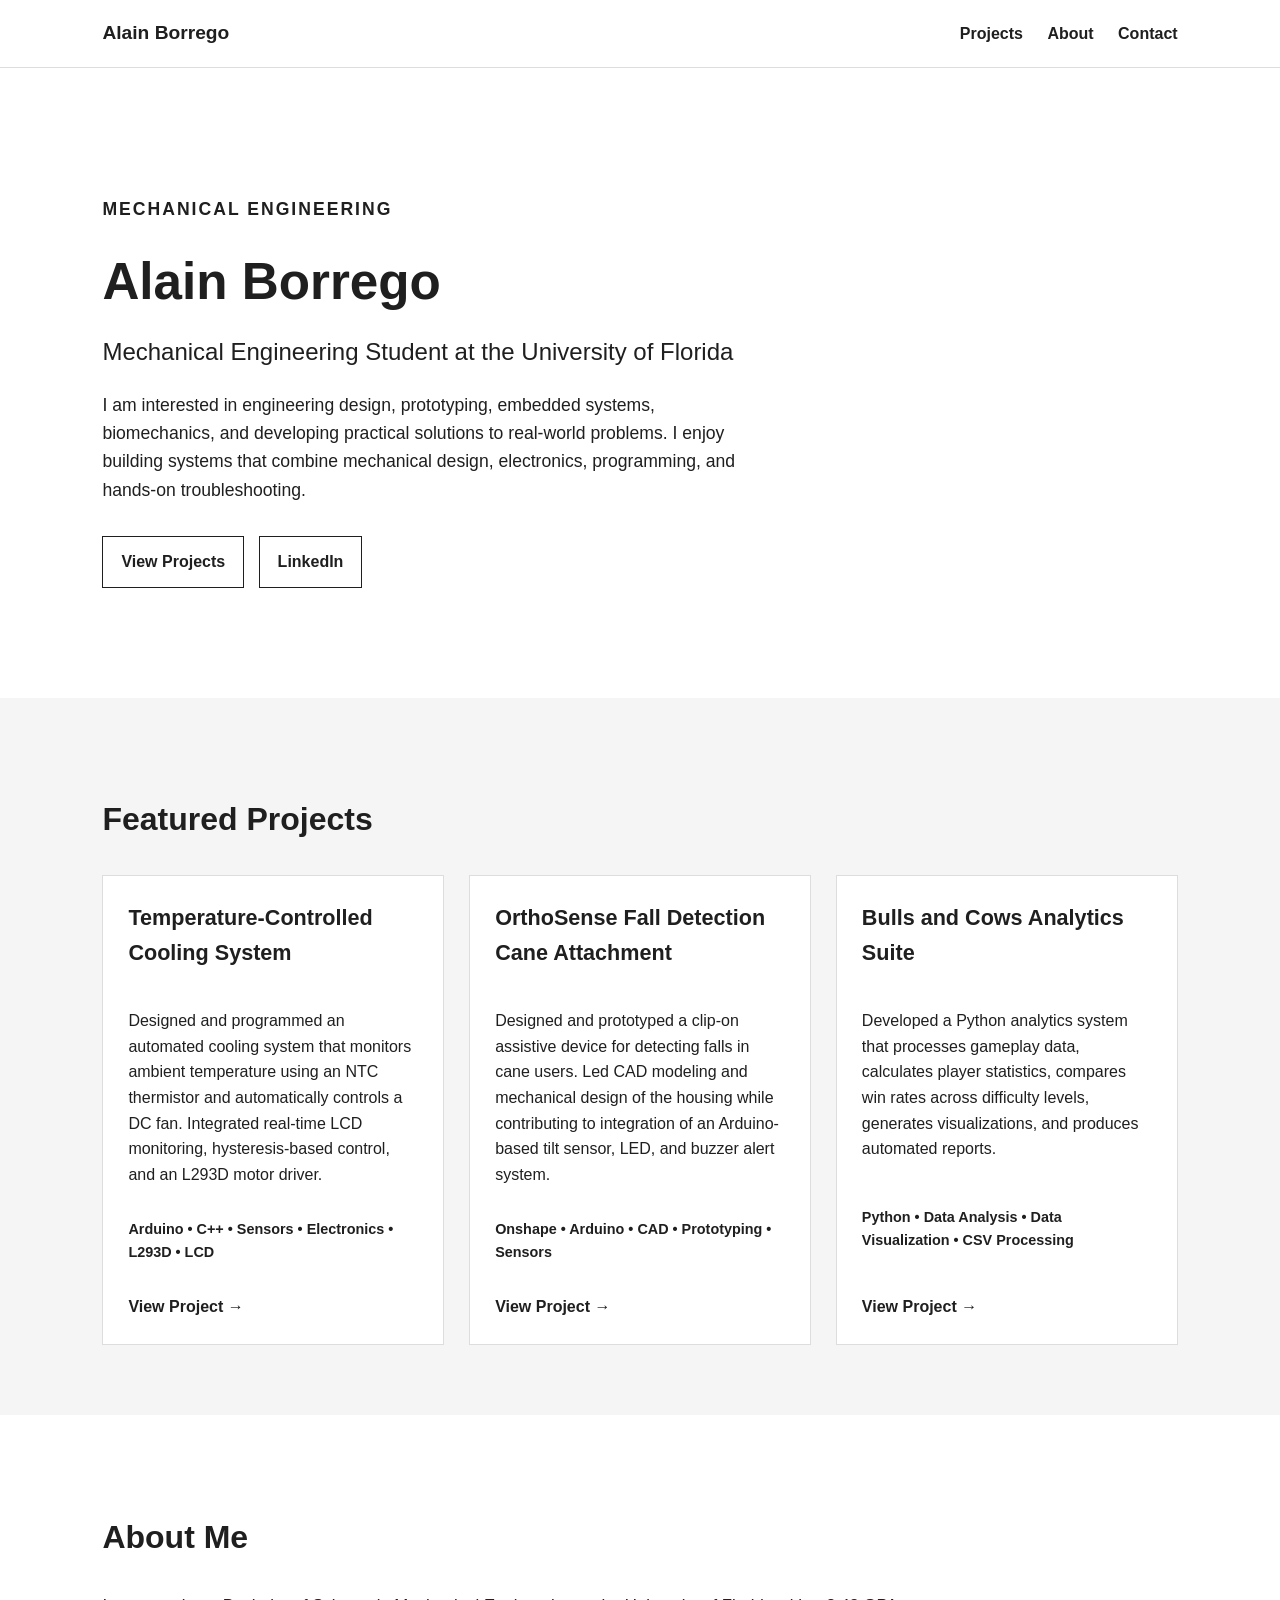
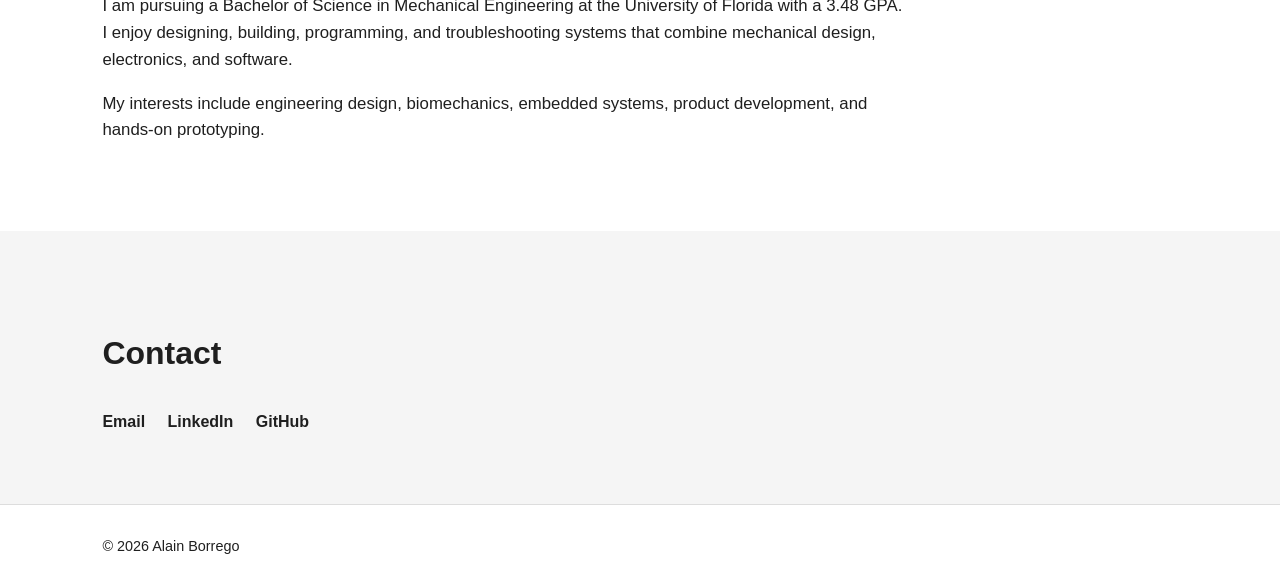
<file: index.html>
<!DOCTYPE html>
<html lang="en">

<head>
    <meta charset="UTF-8">
    <meta name="viewport" content="width=device-width, initial-scale=1.0">

    <title>Alain Borrego | Mechanical Engineering</title>

    <link rel="stylesheet" href="style.css">
</head>

<body>

    <header>
        <h1>Alain Borrego</h1>

        <nav>
            <a href="#projects">Projects</a>
            <a href="#about">About</a>
            <a href="#contact">Contact</a>
        </nav>
    </header>


    <section class="hero">

        <div class="hero-content">

            <p class="eyebrow">Mechanical Engineering</p>

            <h2>Alain Borrego</h2>

            <h3>Mechanical Engineering Student at the University of Florida</h3>

            <p>
                I am interested in engineering design, prototyping, embedded systems,
                biomechanics, and developing practical solutions to real-world problems.
                I enjoy building systems that combine mechanical design, electronics,
                programming, and hands-on troubleshooting.
            </p>

            <a class="button" href="#projects">View Projects</a>

            <a class="button"
               href="https://www.linkedin.com/in/alainborregof/"
               target="_blank">
               LinkedIn
            </a>

        </div>

    </section>


    <section id="projects">

        <h2>Featured Projects</h2>

        <div class="projects-grid">


            <div class="project-card">

                <h3>Temperature-Controlled Cooling System</h3>

                <p>
                    Designed and programmed an automated cooling system that monitors
                    ambient temperature using an NTC thermistor and automatically controls
                    a DC fan. Integrated real-time LCD monitoring, hysteresis-based control,
                    and an L293D motor driver.
                </p>

                <p class="tech">
                    Arduino • C++ • Sensors • Electronics • L293D • LCD
                </p>

                <a href="temperature-control.html">View Project →</a>
                
            </div>


            <div class="project-card">

                <h3>OrthoSense Fall Detection Cane Attachment</h3>

                <p>
                    Designed and prototyped a clip-on assistive device for detecting falls
                    in cane users. Led CAD modeling and mechanical design of the housing
                    while contributing to integration of an Arduino-based tilt sensor,
                    LED, and buzzer alert system.
                </p>

                <p class="tech">
                    Onshape • Arduino • CAD • Prototyping • Sensors
                </p>

                <a href="#">View Project →</a>

            </div>


            <div class="project-card">

                <h3>Bulls and Cows Analytics Suite</h3>

                <p>
                    Developed a Python analytics system that processes gameplay data,
                    calculates player statistics, compares win rates across difficulty
                    levels, generates visualizations, and produces automated reports.
                </p>

                <p class="tech">
                    Python • Data Analysis • Data Visualization • CSV Processing
                </p>

                <a href="#">View Project →</a>

            </div>


        </div>

    </section>


    <section id="about" class="about">

        <h2>About Me</h2>

        <p>
            I am pursuing a Bachelor of Science in Mechanical Engineering at the
            University of Florida with a 3.48 GPA. I enjoy designing, building,
            programming, and troubleshooting systems that combine mechanical design,
            electronics, and software.
        </p>

        <p>
            My interests include engineering design, biomechanics, embedded systems,
            product development, and hands-on prototyping.
        </p>

    </section>


    <section id="contact">

        <h2>Contact</h2>

        <div class="contact-links">

            <a href="mailto:alainborregofern@ufl.edu">
                Email
            </a>

            <a href="https://www.linkedin.com/in/alainborregof/"
               target="_blank">
                LinkedIn
            </a>

            <a href="https://github.com/alainborrego"
               target="_blank">
                GitHub
            </a>

        </div>

    </section>


    <footer>
        © 2026 Alain Borrego
    </footer>

</body>

</html>
</file>
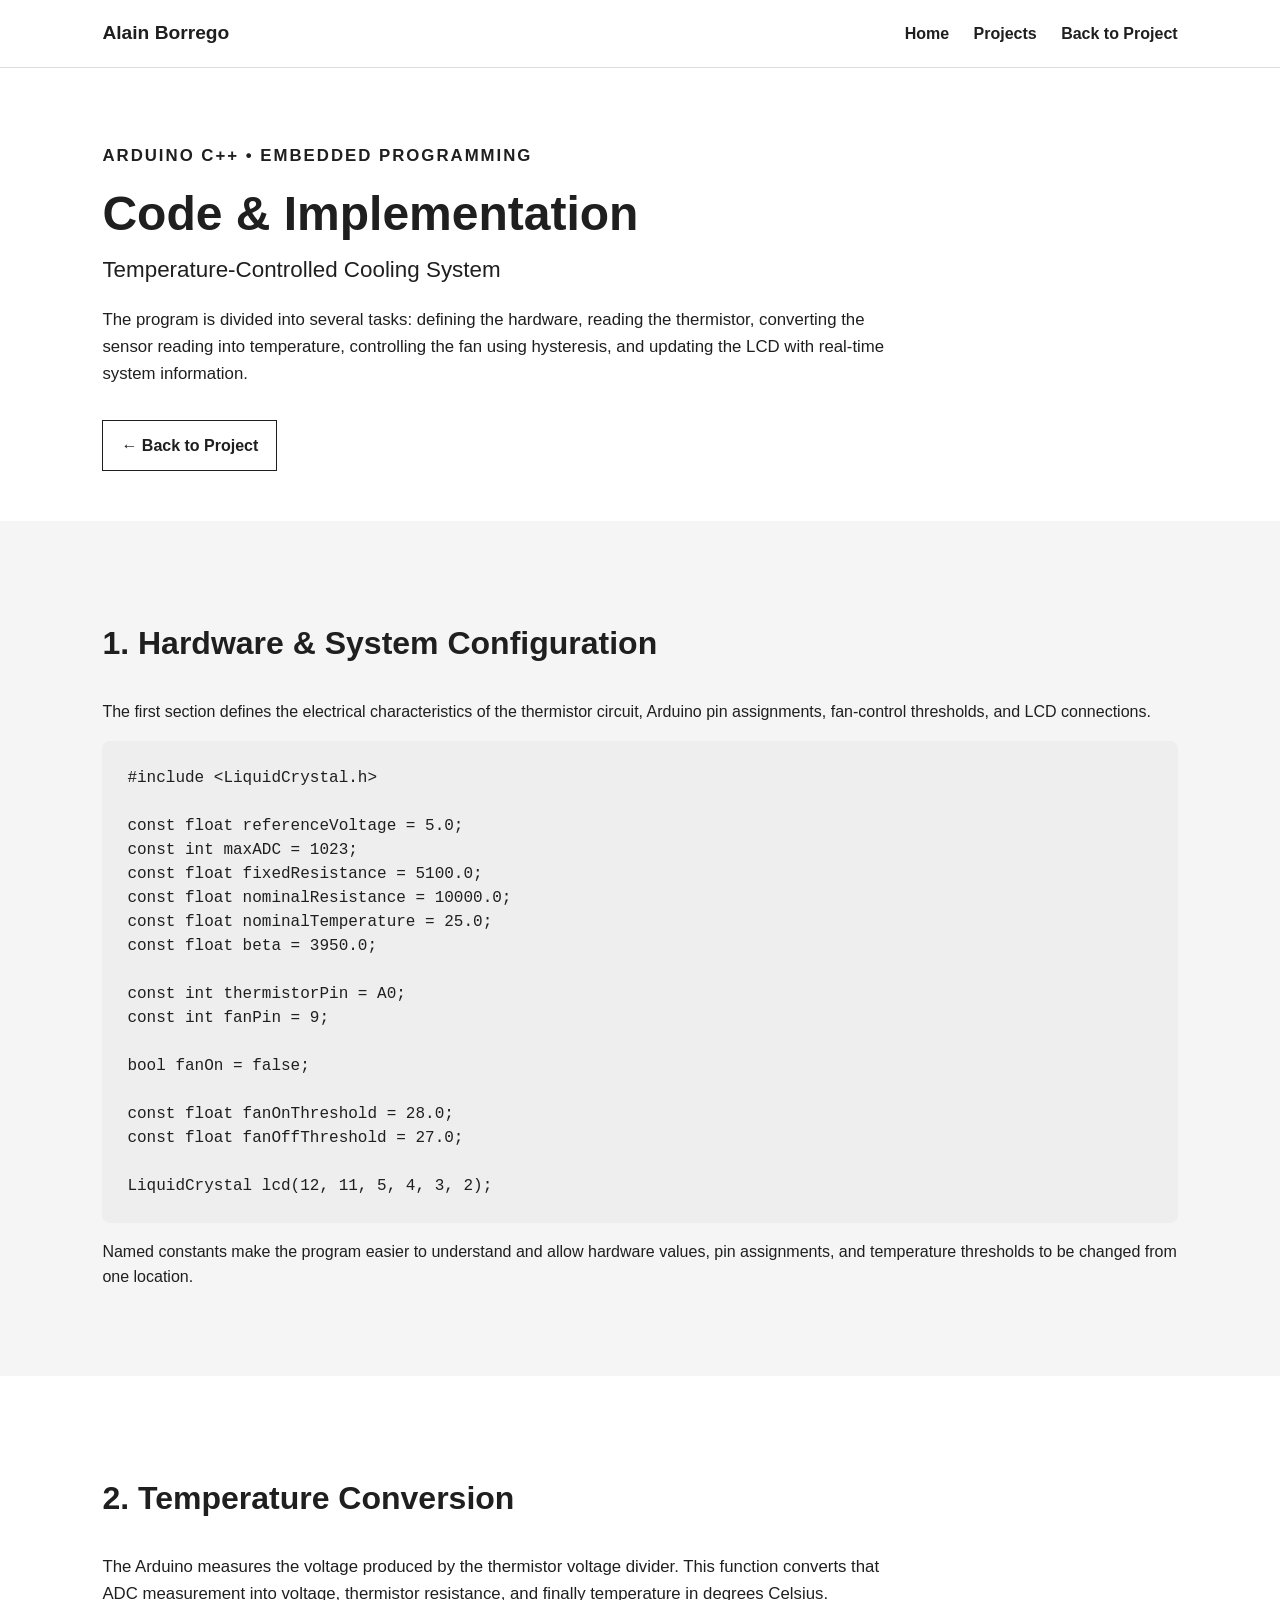
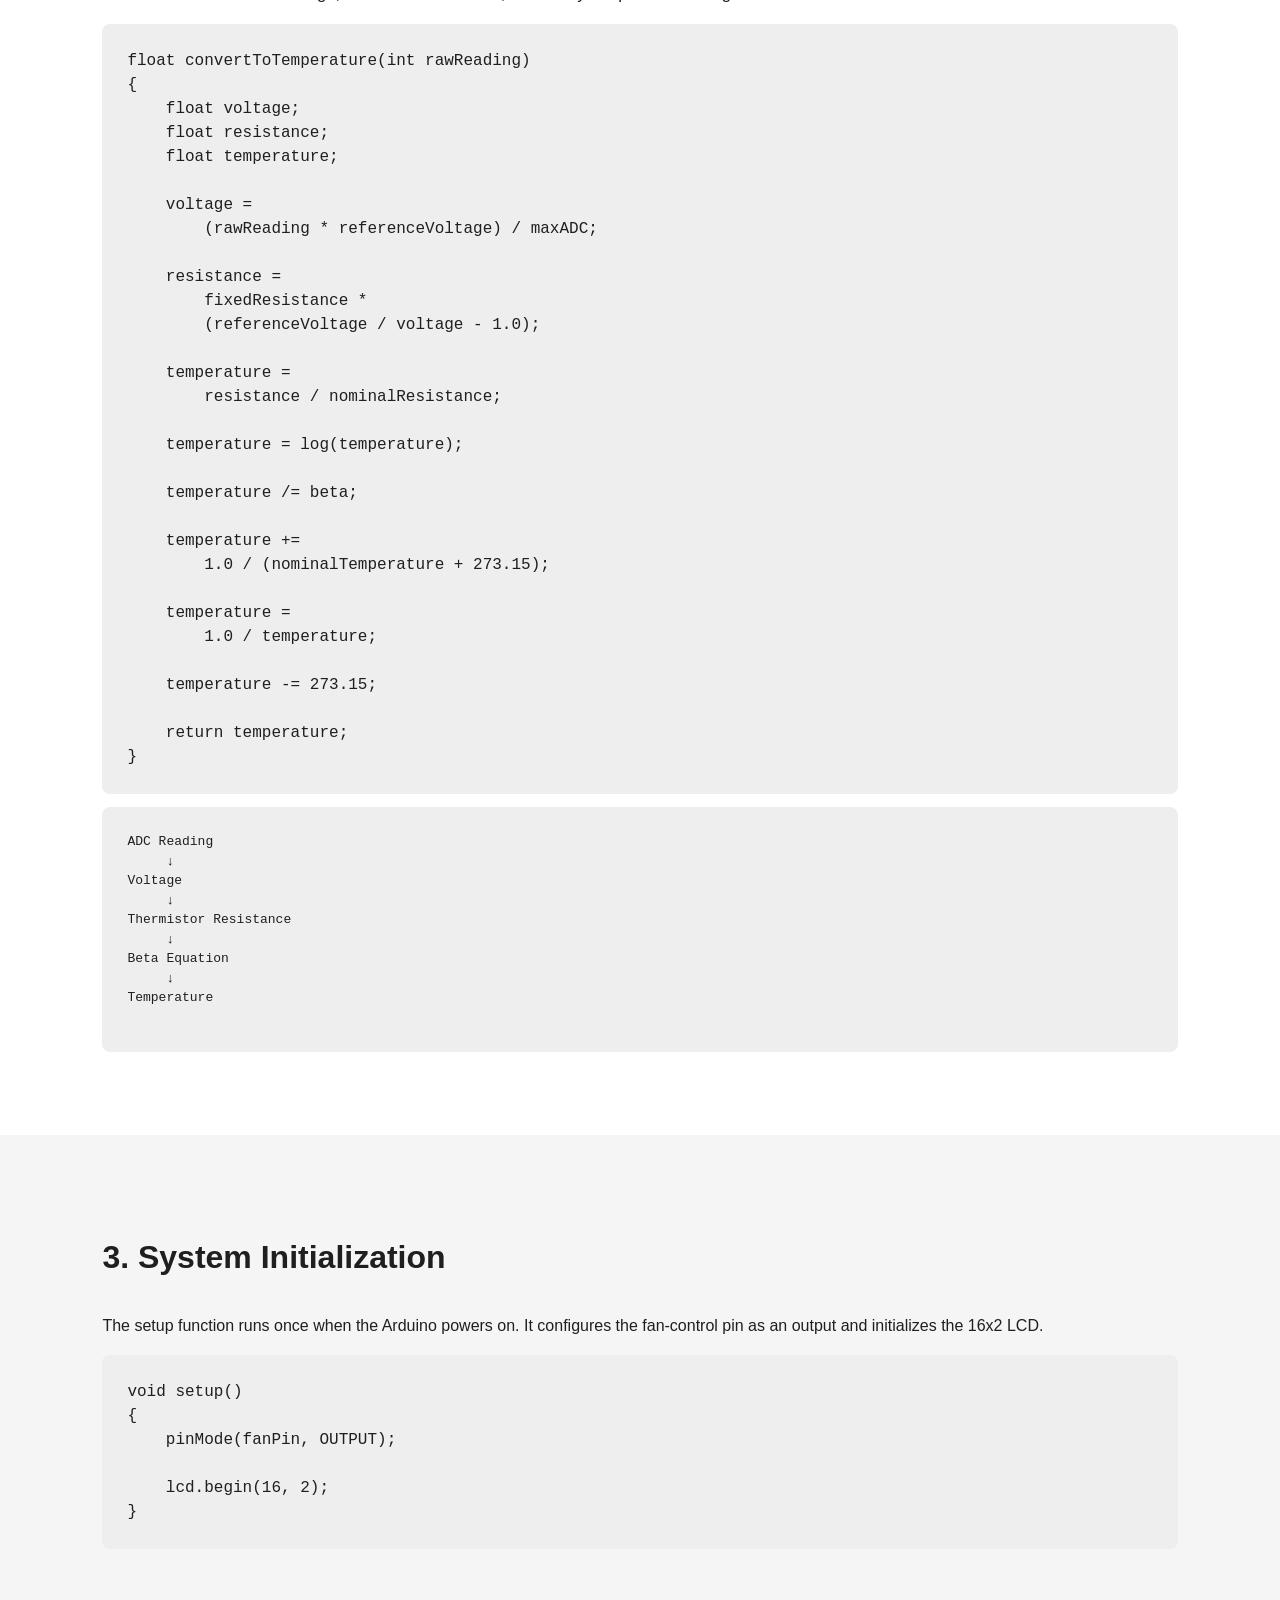
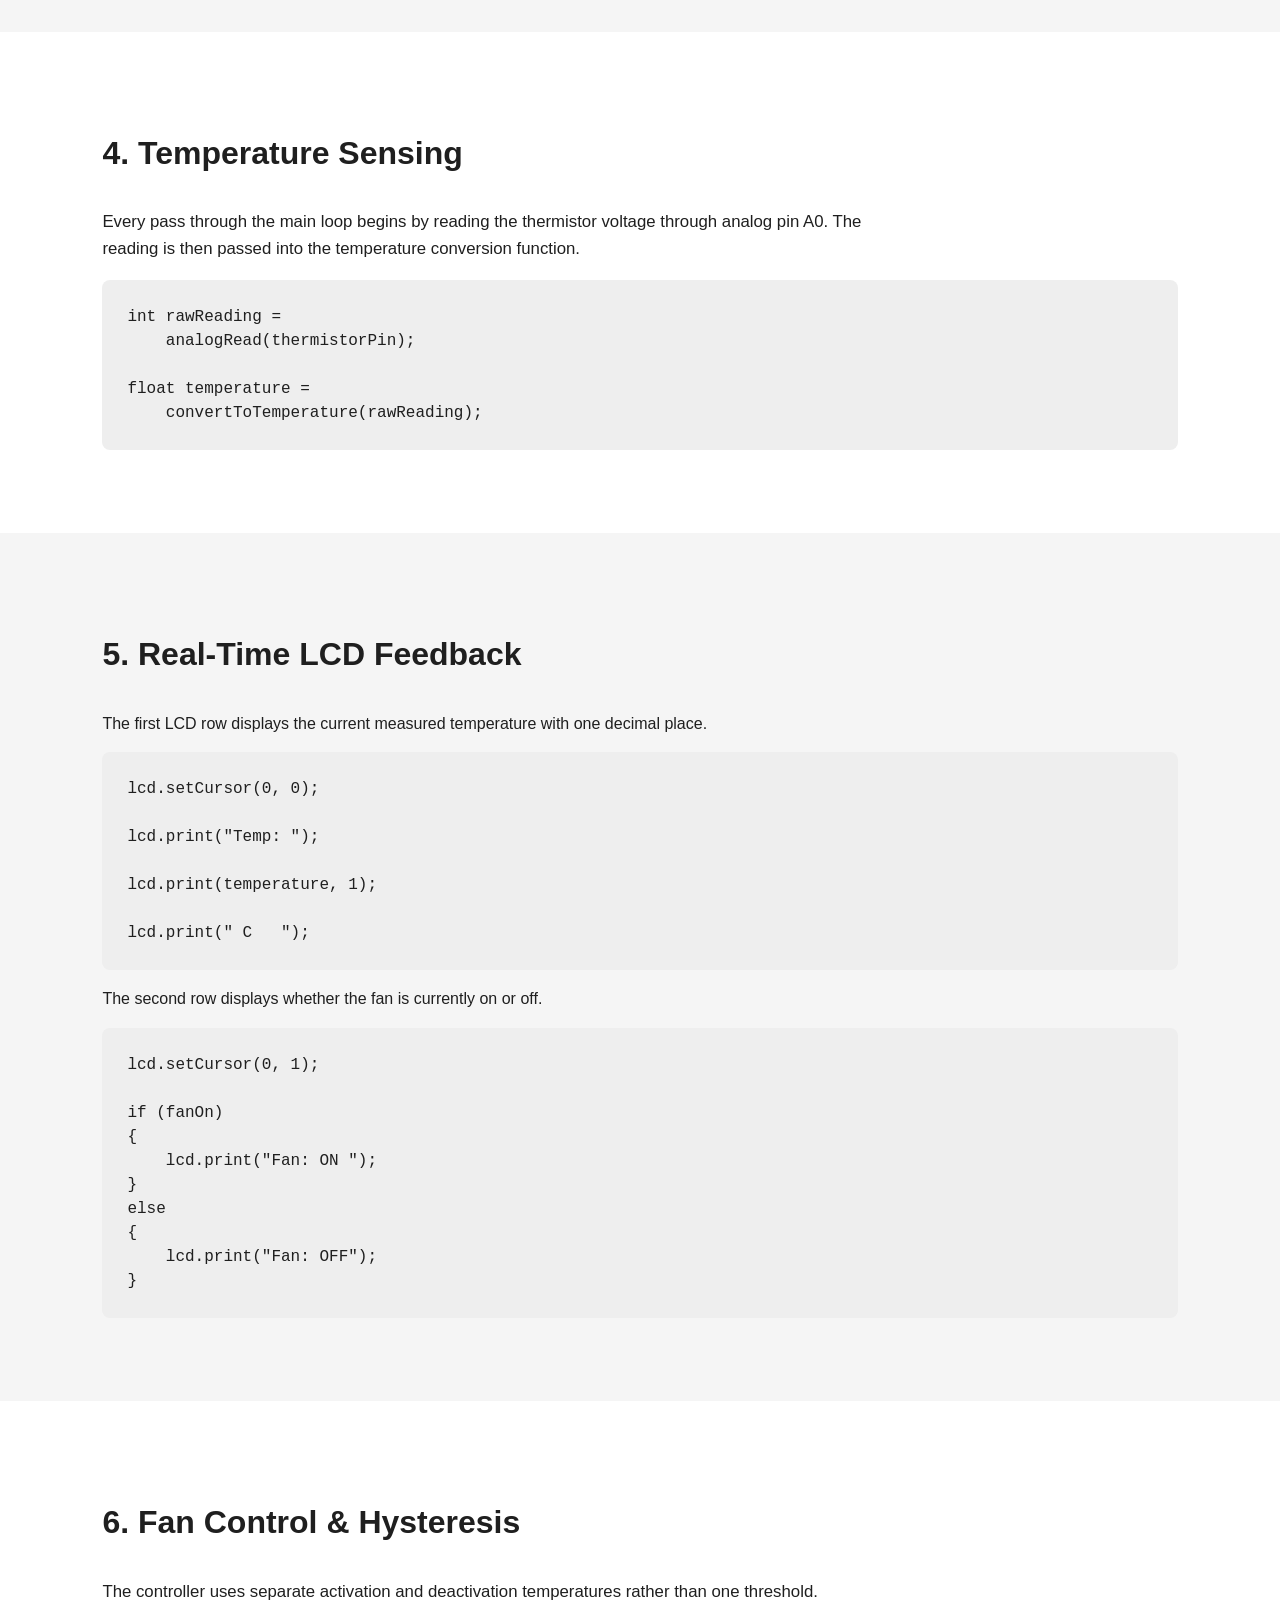
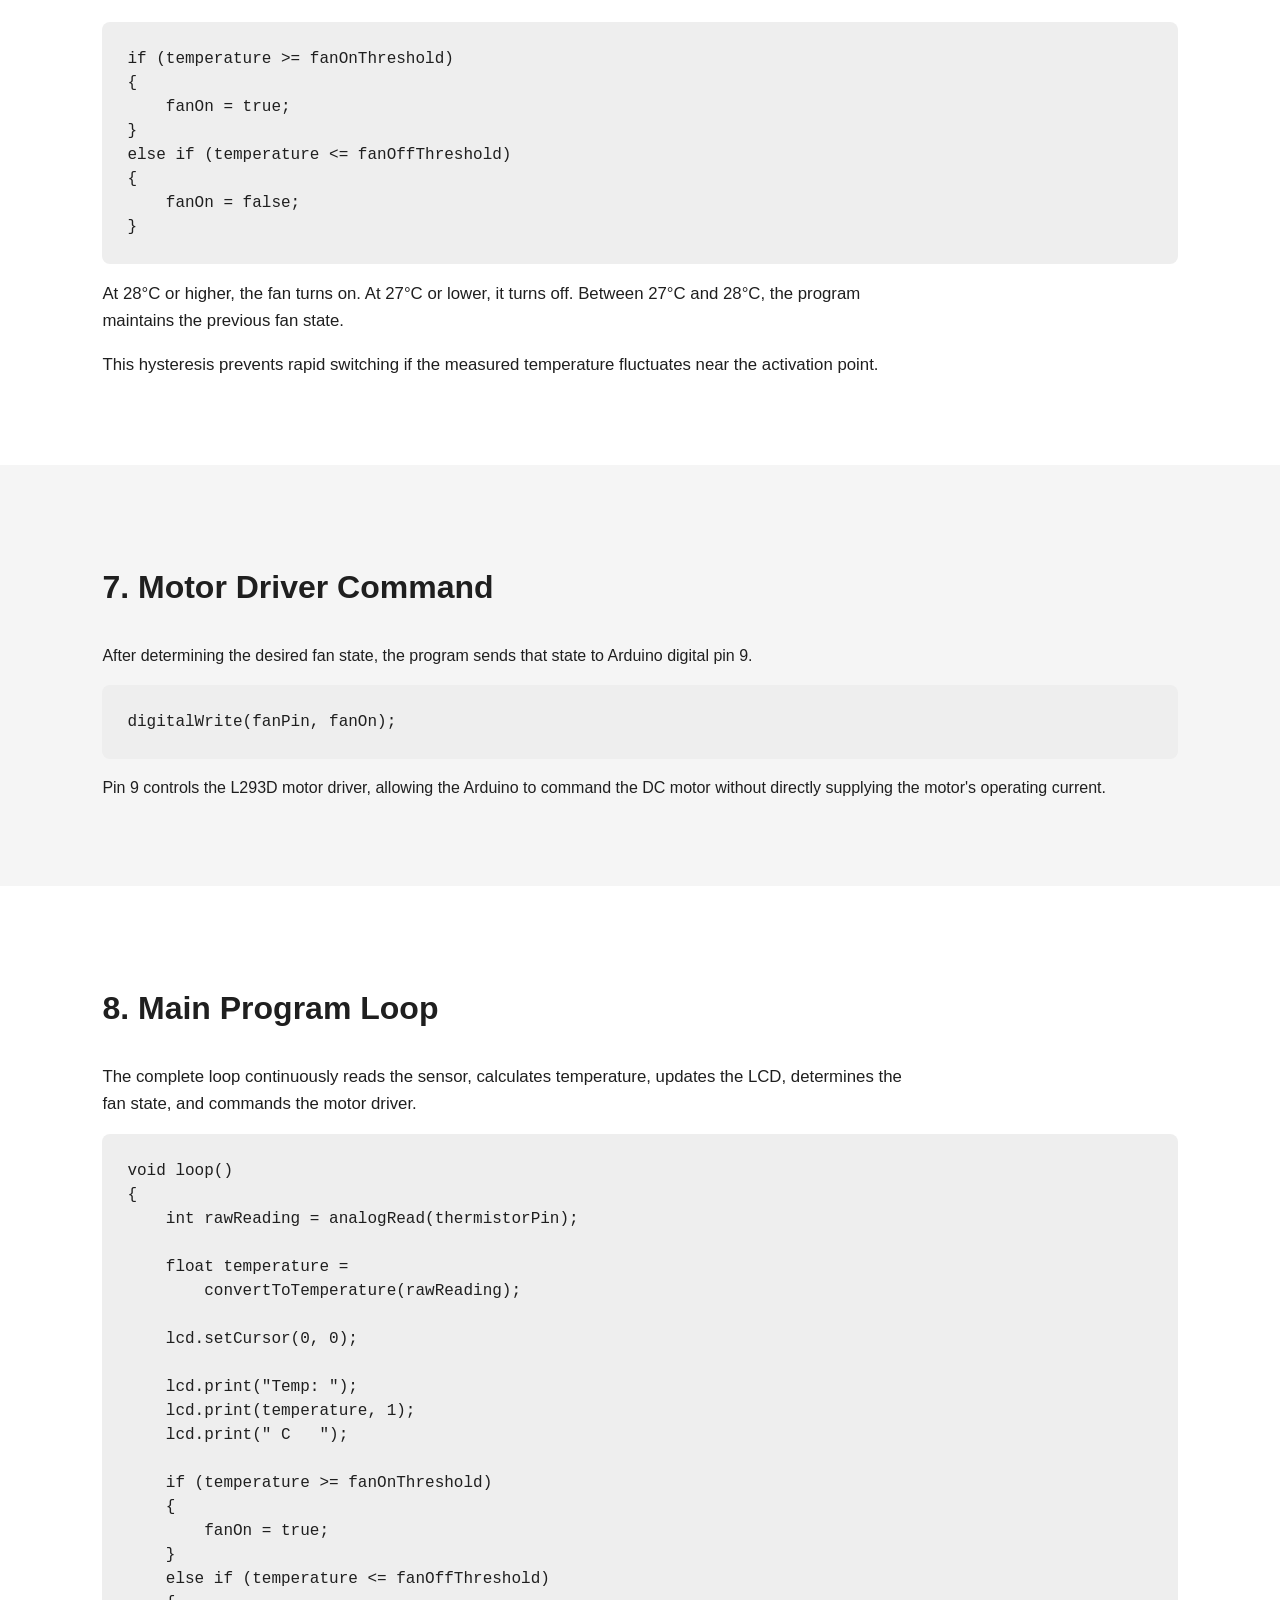
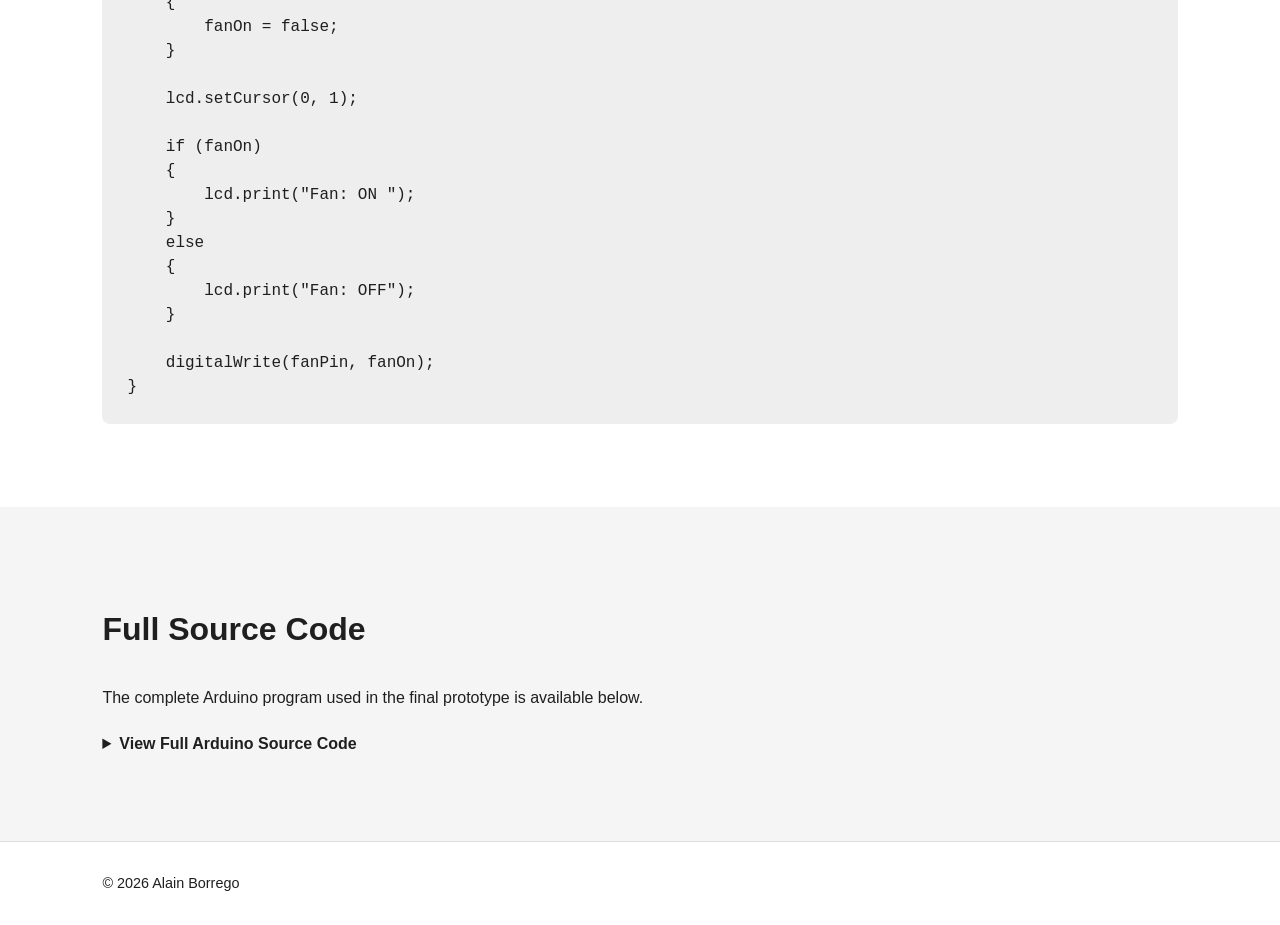
<file: temperature-control-code.html>
<!DOCTYPE html>
<html lang="en">

<head>
    <meta charset="UTF-8">
    <meta name="viewport" content="width=device-width, initial-scale=1.0">

    <title>Temperature Control Code | Alain Borrego</title>

    <link rel="stylesheet" href="style.css">
</head>

<body>

    <header>

        <h1>Alain Borrego</h1>

        <nav>
            <a href="index.html">Home</a>
            <a href="index.html#projects">Projects</a>
            <a href="temperature-control.html">Back to Project</a>
        </nav>

    </header>


    <!-- INTRO -->

    <section class="project-cover">

        <div class="cover-content">

            <p class="eyebrow">
                Arduino C++ • Embedded Programming
            </p>

            <h1>Code & Implementation</h1>

            <h2>
                Temperature-Controlled Cooling System
            </h2>

            <p>
                The program is divided into several tasks: defining the hardware,
                reading the thermistor, converting the sensor reading into temperature,
                controlling the fan using hysteresis, and updating the LCD with
                real-time system information.
            </p>

            <a class="button" href="temperature-control.html">
                ← Back to Project
            </a>

        </div>

    </section>


    <!-- CONFIGURATION -->

    <section>

        <h2>1. Hardware & System Configuration</h2>

        <p>
            The first section defines the electrical characteristics of the thermistor
            circuit, Arduino pin assignments, fan-control thresholds, and LCD connections.
        </p>

        <pre><code>#include &lt;LiquidCrystal.h&gt;

const float referenceVoltage = 5.0;
const int maxADC = 1023;
const float fixedResistance = 5100.0;
const float nominalResistance = 10000.0;
const float nominalTemperature = 25.0;
const float beta = 3950.0;

const int thermistorPin = A0;
const int fanPin = 9;

bool fanOn = false;

const float fanOnThreshold = 28.0;
const float fanOffThreshold = 27.0;

LiquidCrystal lcd(12, 11, 5, 4, 3, 2);</code></pre>

        <p>
            Named constants make the program easier to understand and allow hardware
            values, pin assignments, and temperature thresholds to be changed from
            one location.
        </p>

    </section>


    <!-- TEMPERATURE CONVERSION -->

    <section class="about">

        <h2>2. Temperature Conversion</h2>

        <p>
            The Arduino measures the voltage produced by the thermistor voltage divider.
            This function converts that ADC measurement into voltage, thermistor
            resistance, and finally temperature in degrees Celsius.
        </p>

        <pre><code>float convertToTemperature(int rawReading)
{
    float voltage;
    float resistance;
    float temperature;

    voltage =
        (rawReading * referenceVoltage) / maxADC;

    resistance =
        fixedResistance *
        (referenceVoltage / voltage - 1.0);

    temperature =
        resistance / nominalResistance;

    temperature = log(temperature);

    temperature /= beta;

    temperature +=
        1.0 / (nominalTemperature + 273.15);

    temperature =
        1.0 / temperature;

    temperature -= 273.15;

    return temperature;
}</code></pre>

        <pre>
ADC Reading
     ↓
Voltage
     ↓
Thermistor Resistance
     ↓
Beta Equation
     ↓
Temperature
        </pre>

    </section>


    <!-- SETUP -->

    <section>

        <h2>3. System Initialization</h2>

        <p>
            The setup function runs once when the Arduino powers on. It configures
            the fan-control pin as an output and initializes the 16x2 LCD.
        </p>

        <pre><code>void setup()
{
    pinMode(fanPin, OUTPUT);

    lcd.begin(16, 2);
}</code></pre>

    </section>


    <!-- SENSOR -->

    <section class="about">

        <h2>4. Temperature Sensing</h2>

        <p>
            Every pass through the main loop begins by reading the thermistor voltage
            through analog pin A0. The reading is then passed into the temperature
            conversion function.
        </p>

        <pre><code>int rawReading =
    analogRead(thermistorPin);

float temperature =
    convertToTemperature(rawReading);</code></pre>

    </section>


    <!-- LCD -->

    <section>

        <h2>5. Real-Time LCD Feedback</h2>

        <p>
            The first LCD row displays the current measured temperature with
            one decimal place.
        </p>

        <pre><code>lcd.setCursor(0, 0);

lcd.print("Temp: ");

lcd.print(temperature, 1);

lcd.print(" C   ");</code></pre>

        <p>
            The second row displays whether the fan is currently on or off.
        </p>

        <pre><code>lcd.setCursor(0, 1);

if (fanOn)
{
    lcd.print("Fan: ON ");
}
else
{
    lcd.print("Fan: OFF");
}</code></pre>

    </section>


    <!-- HYSTERESIS -->

    <section class="about">

        <h2>6. Fan Control & Hysteresis</h2>

        <p>
            The controller uses separate activation and deactivation temperatures
            rather than one threshold.
        </p>

        <pre><code>if (temperature &gt;= fanOnThreshold)
{
    fanOn = true;
}
else if (temperature &lt;= fanOffThreshold)
{
    fanOn = false;
}</code></pre>

        <p>
            At 28°C or higher, the fan turns on. At 27°C or lower, it turns off.
            Between 27°C and 28°C, the program maintains the previous fan state.
        </p>

        <p>
            This hysteresis prevents rapid switching if the measured temperature
            fluctuates near the activation point.
        </p>

    </section>


    <!-- MOTOR -->

    <section>

        <h2>7. Motor Driver Command</h2>

        <p>
            After determining the desired fan state, the program sends that state
            to Arduino digital pin 9.
        </p>

        <pre><code>digitalWrite(fanPin, fanOn);</code></pre>

        <p>
            Pin 9 controls the L293D motor driver, allowing the Arduino to command
            the DC motor without directly supplying the motor's operating current.
        </p>

    </section>


    <!-- MAIN LOOP -->

    <section class="about">

        <h2>8. Main Program Loop</h2>

        <p>
            The complete loop continuously reads the sensor, calculates temperature,
            updates the LCD, determines the fan state, and commands the motor driver.
        </p>

        <pre><code>void loop()
{
    int rawReading = analogRead(thermistorPin);

    float temperature =
        convertToTemperature(rawReading);

    lcd.setCursor(0, 0);

    lcd.print("Temp: ");
    lcd.print(temperature, 1);
    lcd.print(" C   ");

    if (temperature &gt;= fanOnThreshold)
    {
        fanOn = true;
    }
    else if (temperature &lt;= fanOffThreshold)
    {
        fanOn = false;
    }

    lcd.setCursor(0, 1);

    if (fanOn)
    {
        lcd.print("Fan: ON ");
    }
    else
    {
        lcd.print("Fan: OFF");
    }

    digitalWrite(fanPin, fanOn);
}</code></pre>

    </section>


    <!-- FULL SOURCE -->

    <section>

        <h2>Full Source Code</h2>

        <p>
            The complete Arduino program used in the final prototype is available below.
        </p>

        <details>

            <summary>
                View Full Arduino Source Code
            </summary>

            <pre><code>#include &lt;LiquidCrystal.h&gt;

// ---------- Thermistor ----------

const float referenceVoltage = 5.0;
const int maxADC = 1023;
const float fixedResistance = 5100.0;
const float nominalResistance = 10000.0;
const float nominalTemperature = 25.0;
const float beta = 3950.0;

// ---------- Pins ----------

const int thermistorPin = A0;
const int fanPin = 9;

// ---------- Fan Control ----------

bool fanOn = false;

const float fanOnThreshold = 28.0;
const float fanOffThreshold = 27.0;

// ---------- LCD ----------

LiquidCrystal lcd(12, 11, 5, 4, 3, 2);


// Convert thermistor reading to Celsius

float convertToTemperature(int rawReading)
{
    float voltage;
    float resistance;
    float temperature;

    // ADC reading -> voltage

    voltage =
        (rawReading * referenceVoltage) / maxADC;

    // Voltage -> thermistor resistance

    resistance =
        fixedResistance *
        (referenceVoltage / voltage - 1.0);

    // Thermistor resistance -> temperature

    temperature =
        resistance / nominalResistance;

    temperature = log(temperature);

    temperature /= beta;

    temperature +=
        1.0 / (nominalTemperature + 273.15);

    temperature =
        1.0 / temperature;

    temperature -= 273.15;

    return temperature;
}


void setup()
{
    pinMode(fanPin, OUTPUT);

    // 16 columns, 2 rows

    lcd.begin(16, 2);
}


void loop()
{
    // Read thermistor

    int rawReading =
        analogRead(thermistorPin);

    // Convert reading to Celsius

    float temperature =
        convertToTemperature(rawReading);

    // Display temperature

    lcd.setCursor(0, 0);

    lcd.print("Temp: ");

    lcd.print(temperature, 1);

    lcd.print(" C   ");

    // Fan control with hysteresis

    if (temperature &gt;= fanOnThreshold)
    {
        fanOn = true;
    }
    else if (temperature &lt;= fanOffThreshold)
    {
        fanOn = false;
    }

    // Display fan status

    lcd.setCursor(0, 1);

    if (fanOn)
    {
        lcd.print("Fan: ON ");
    }
    else
    {
        lcd.print("Fan: OFF");
    }

    // Actually control the fan

    digitalWrite(fanPin, fanOn);
}</code></pre>

        </details>

    </section>


    <footer>
        © 2026 Alain Borrego
    </footer>

</body>

</html>
</file>
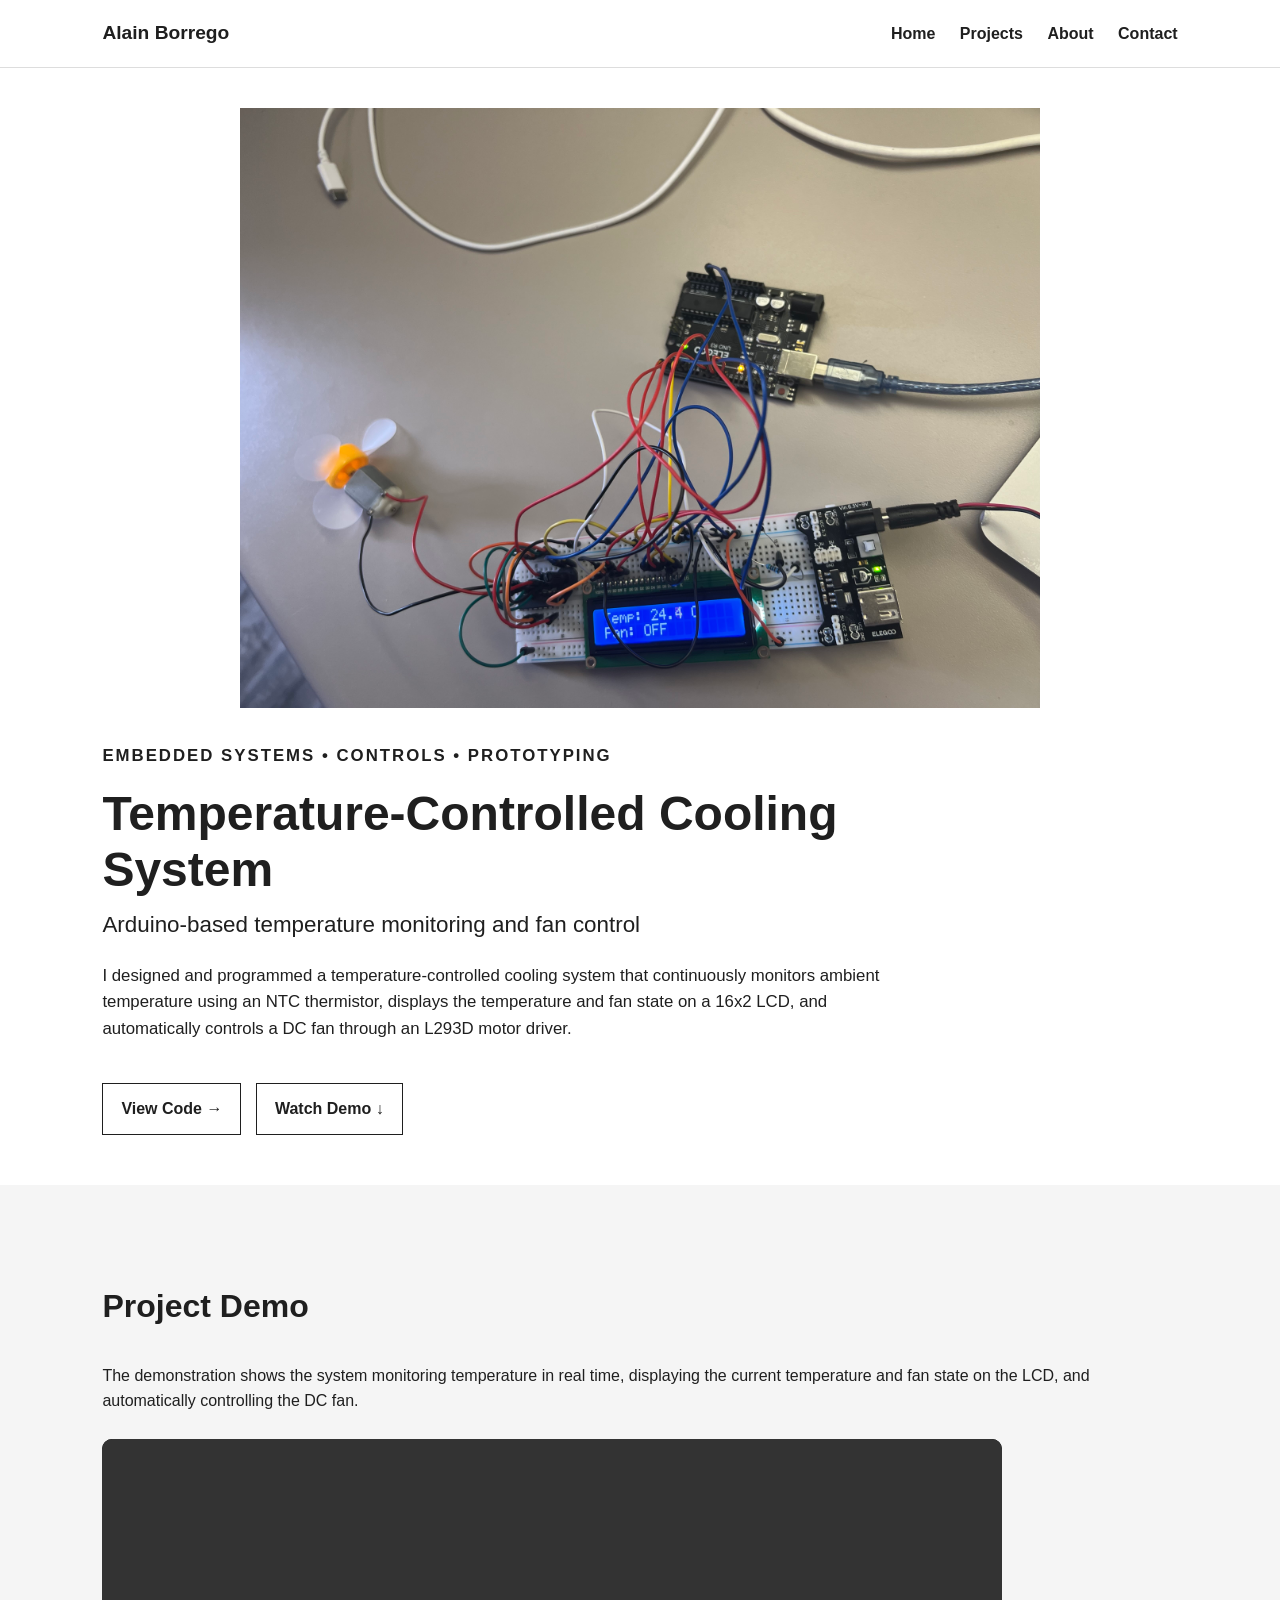
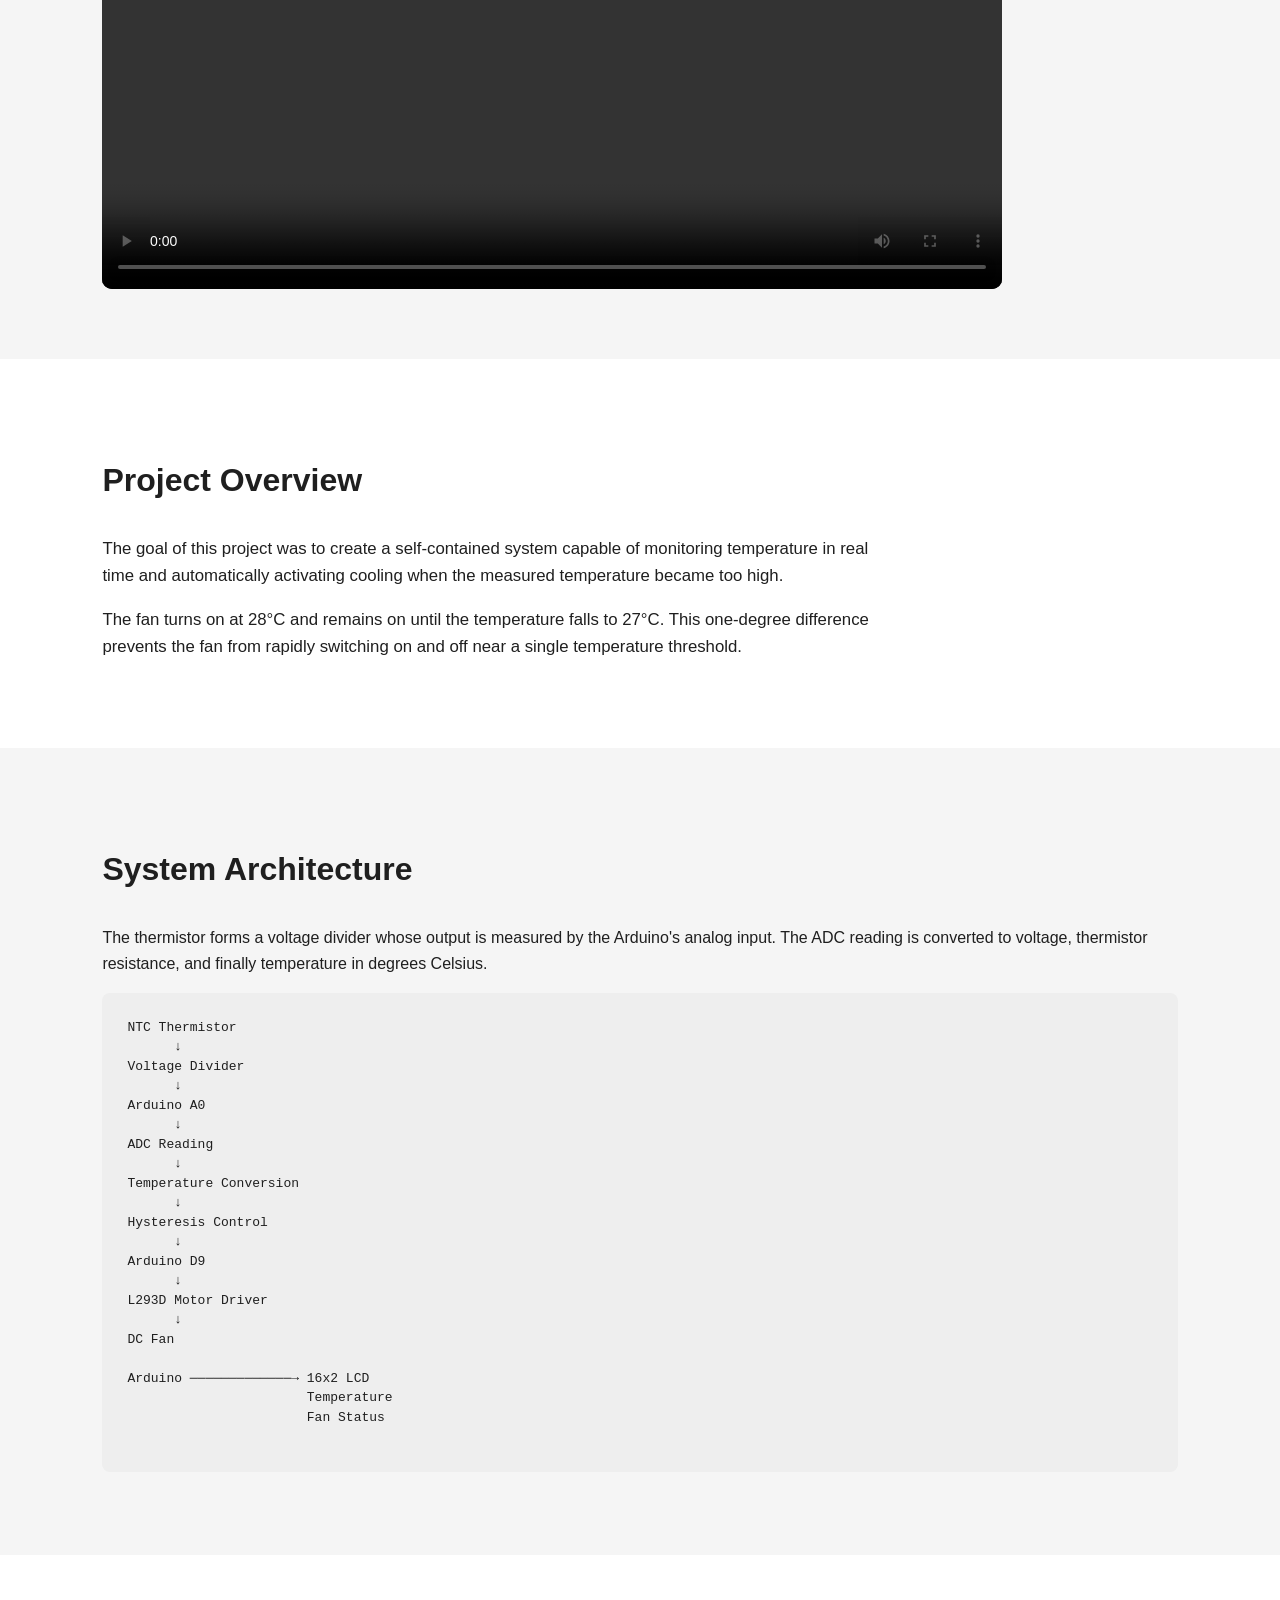
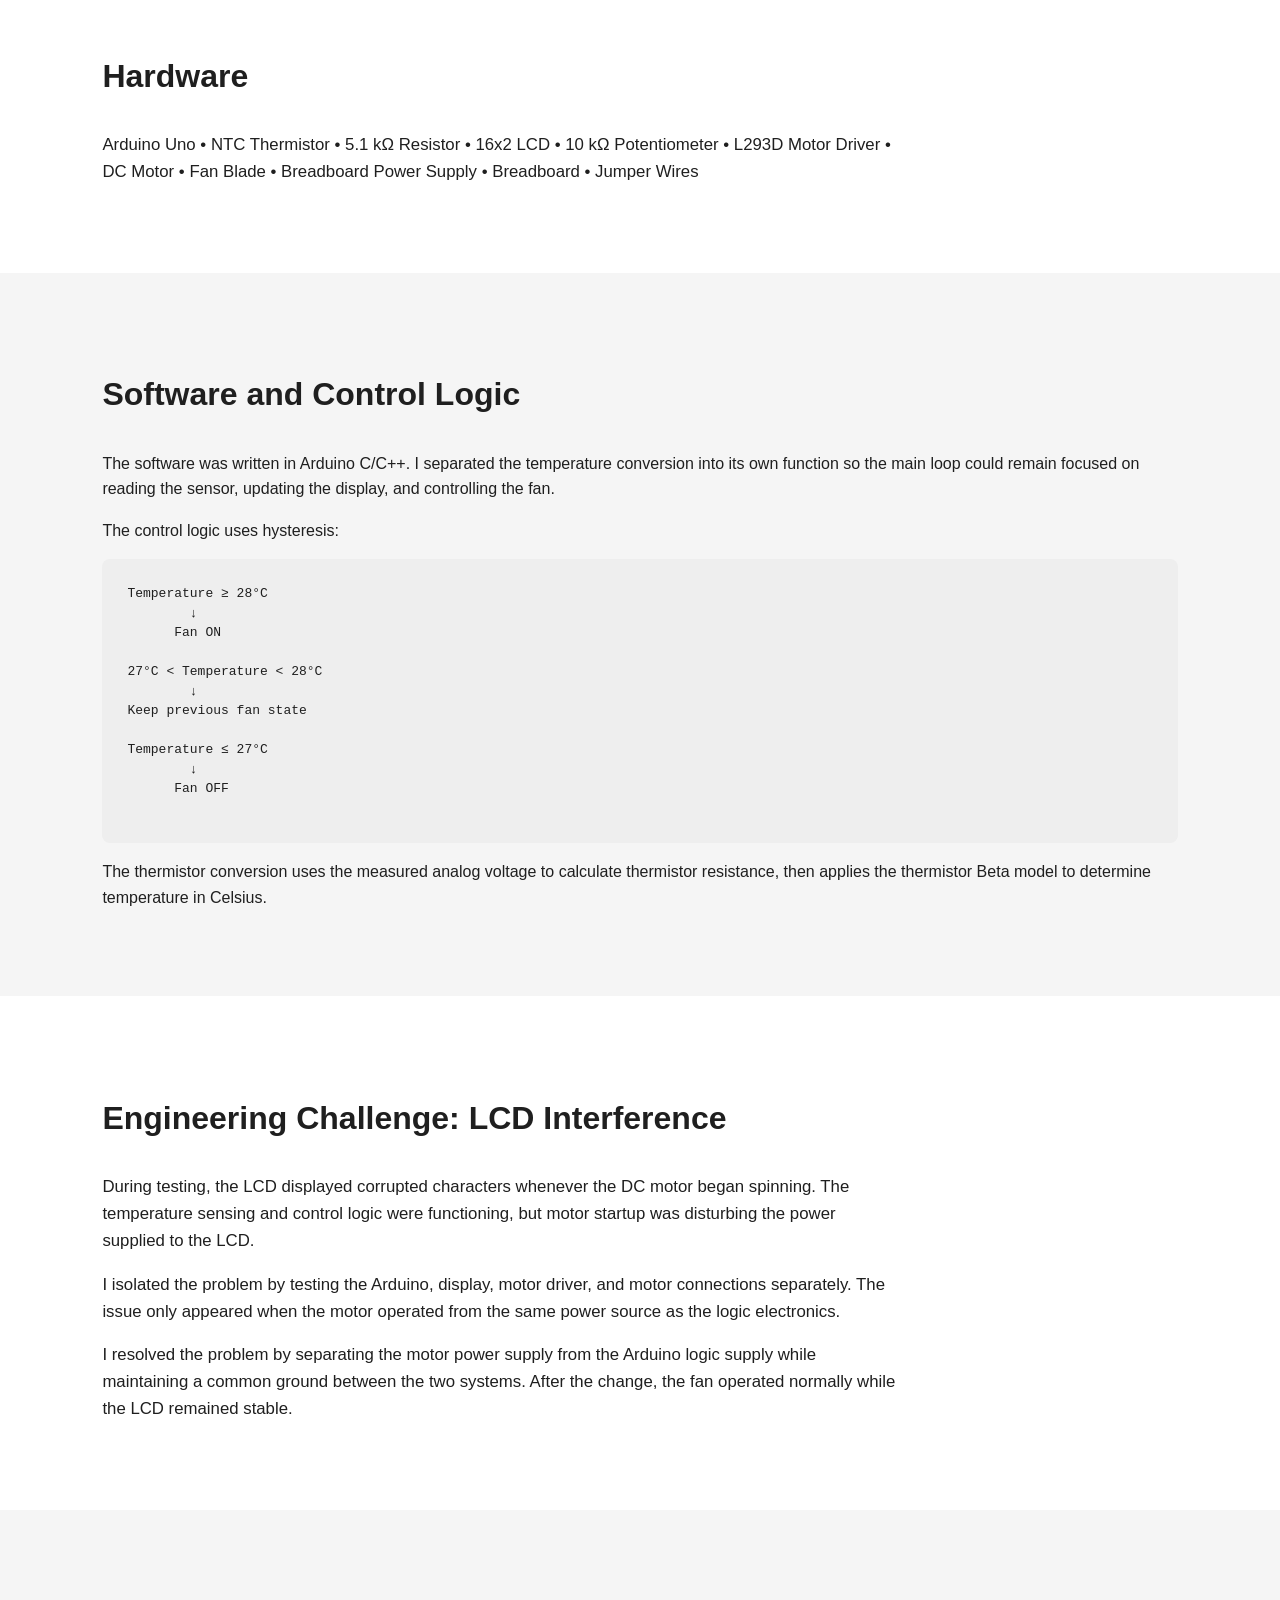
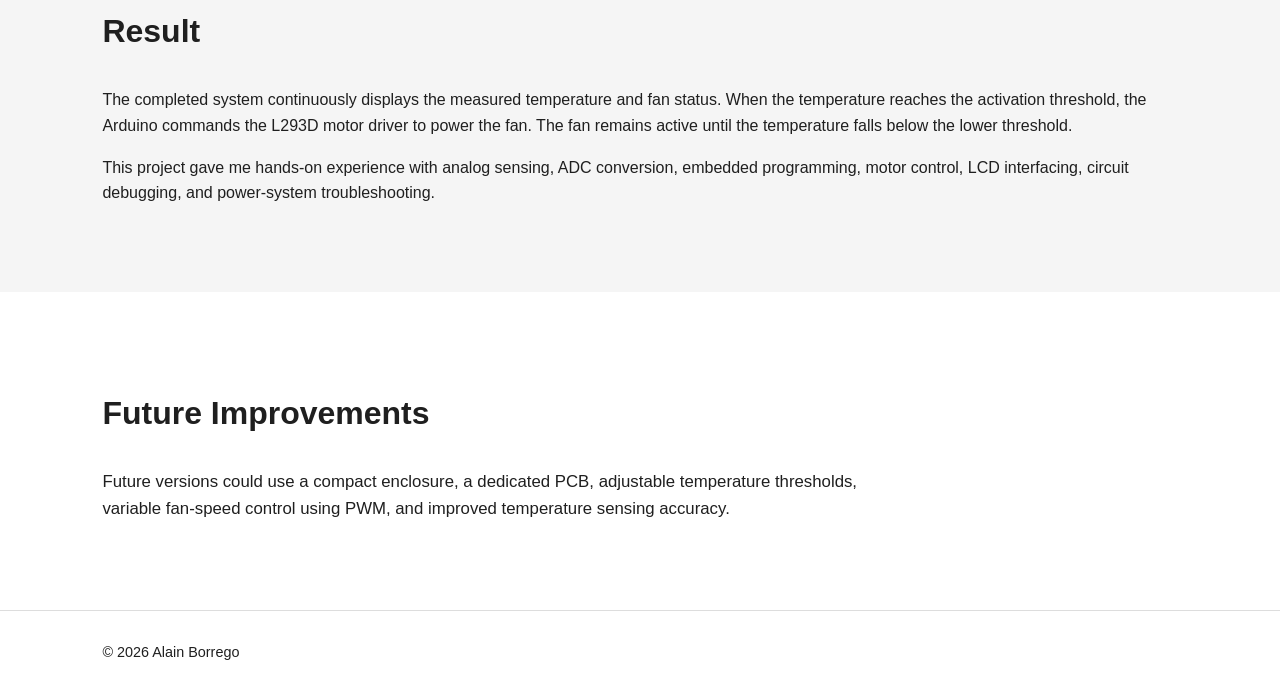
<file: temperature-control.html>
<!DOCTYPE html>
<html lang="en">

<head>
    <meta charset="UTF-8">
    <meta name="viewport" content="width=device-width, initial-scale=1.0">

    <title>Temperature-Controlled Cooling System | Alain Borrego</title>

    <link rel="stylesheet" href="style.css">
</head>

<body>

    <header>

        <h1>Alain Borrego</h1>

        <nav>
            <a href="index.html">Home</a>
            <a href="index.html#projects">Projects</a>
            <a href="index.html#about">About</a>
            <a href="index.html#contact">Contact</a>
        </nav>

    </header>


    <!-- COVER -->

    <section class="project-cover">

        <img
            src="IMG_0701.jpg"
            alt="Arduino temperature-controlled cooling system prototype"
            class="cover-image"
        >

        <div class="cover-content">

            <p class="eyebrow">
                Embedded Systems • Controls • Prototyping
            </p>

            <h1>
                Temperature-Controlled Cooling System
            </h1>

            <h2>
                Arduino-based temperature monitoring and fan control
            </h2>

            <p>
                I designed and programmed a temperature-controlled cooling system
                that continuously monitors ambient temperature using an NTC thermistor,
                displays the temperature and fan state on a 16x2 LCD, and automatically
                controls a DC fan through an L293D motor driver.
            </p>

            <div class="project-actions">

                <a
                    class="button"
                    href="temperature-control-code.html"
                >
                    View Code →
                </a>

                <a
                    class="button"
                    href="#demo"
                >
                    Watch Demo ↓
                </a>

            </div>

        </div>

    </section>


    <!-- DEMO -->

    <section id="demo">

        <h2>Project Demo</h2>

        <p>
            The demonstration shows the system monitoring temperature in real time,
            displaying the current temperature and fan state on the LCD, and
            automatically controlling the DC fan.
        </p>

        <video controls class="project-video">

            <source
                src="IMG_0704.mp4"
                type="video/mp4"
            >

            Your browser does not support the video tag.

        </video>

    </section>


    <!-- OVERVIEW -->

    <section class="about">

        <h2>Project Overview</h2>

        <p>
            The goal of this project was to create a self-contained system capable of
            monitoring temperature in real time and automatically activating cooling
            when the measured temperature became too high.
        </p>

        <p>
            The fan turns on at 28°C and remains on until the temperature falls to 27°C.
            This one-degree difference prevents the fan from rapidly switching on and off
            near a single temperature threshold.
        </p>

    </section>


    <!-- SYSTEM ARCHITECTURE -->

    <section>

        <h2>System Architecture</h2>

        <p>
            The thermistor forms a voltage divider whose output is measured by the
            Arduino's analog input. The ADC reading is converted to voltage,
            thermistor resistance, and finally temperature in degrees Celsius.
        </p>

        <pre>
NTC Thermistor
      ↓
Voltage Divider
      ↓
Arduino A0
      ↓
ADC Reading
      ↓
Temperature Conversion
      ↓
Hysteresis Control
      ↓
Arduino D9
      ↓
L293D Motor Driver
      ↓
DC Fan

Arduino ─────────────→ 16x2 LCD
                       Temperature
                       Fan Status
        </pre>

    </section>


    <!-- HARDWARE -->

    <section class="about">

        <h2>Hardware</h2>

        <p>
            Arduino Uno • NTC Thermistor • 5.1 kΩ Resistor •
            16x2 LCD • 10 kΩ Potentiometer • L293D Motor Driver •
            DC Motor • Fan Blade • Breadboard Power Supply •
            Breadboard • Jumper Wires
        </p>

    </section>


    <!-- SOFTWARE -->

    <section>

        <h2>Software and Control Logic</h2>

        <p>
            The software was written in Arduino C/C++. I separated the temperature
            conversion into its own function so the main loop could remain focused
            on reading the sensor, updating the display, and controlling the fan.
        </p>

        <p>
            The control logic uses hysteresis:
        </p>

        <pre>
Temperature ≥ 28°C
        ↓
      Fan ON

27°C &lt; Temperature &lt; 28°C
        ↓
Keep previous fan state

Temperature ≤ 27°C
        ↓
      Fan OFF
        </pre>

        <p>
            The thermistor conversion uses the measured analog voltage to calculate
            thermistor resistance, then applies the thermistor Beta model to determine
            temperature in Celsius.
        </p>

    </section>


    <!-- ENGINEERING CHALLENGE -->

    <section class="about">

        <h2>Engineering Challenge: LCD Interference</h2>

        <p>
            During testing, the LCD displayed corrupted characters whenever the
            DC motor began spinning. The temperature sensing and control logic were
            functioning, but motor startup was disturbing the power supplied to the LCD.
        </p>

        <p>
            I isolated the problem by testing the Arduino, display, motor driver,
            and motor connections separately. The issue only appeared when the motor
            operated from the same power source as the logic electronics.
        </p>

        <p>
            I resolved the problem by separating the motor power supply from the
            Arduino logic supply while maintaining a common ground between the two
            systems. After the change, the fan operated normally while the LCD
            remained stable.
        </p>

    </section>


    <!-- RESULT -->

    <section>

        <h2>Result</h2>

        <p>
            The completed system continuously displays the measured temperature
            and fan status. When the temperature reaches the activation threshold,
            the Arduino commands the L293D motor driver to power the fan.
            The fan remains active until the temperature falls below the lower threshold.
        </p>

        <p>
            This project gave me hands-on experience with analog sensing,
            ADC conversion, embedded programming, motor control, LCD interfacing,
            circuit debugging, and power-system troubleshooting.
        </p>

    </section>


    <!-- FUTURE IMPROVEMENTS -->

    <section class="about">

        <h2>Future Improvements</h2>

        <p>
            Future versions could use a compact enclosure, a dedicated PCB,
            adjustable temperature thresholds, variable fan-speed control using PWM,
            and improved temperature sensing accuracy.
        </p>

    </section>


    <footer>
        © 2026 Alain Borrego
    </footer>

</body>

</html>
</file>
<file: style.css>
* {
    box-sizing: border-box;
}

html {
    scroll-behavior: smooth;
}

body {
    margin: 0;
    font-family: Arial, Helvetica, sans-serif;
    background: #f5f5f5;
    color: #1f1f1f;
    line-height: 1.6;
}


/* HEADER */

header {
    background: white;
    border-bottom: 1px solid #ddd;
    padding: 18px 8%;
    display: flex;
    justify-content: space-between;
    align-items: center;
    position: sticky;
    top: 0;
    z-index: 100;
}

header h1 {
    margin: 0;
    font-size: 1.2rem;
}

nav a {
    margin-left: 20px;
    text-decoration: none;
    color: #1f1f1f;
    font-weight: 600;
}

nav a:hover {
    text-decoration: underline;
}


/* HOMEPAGE HERO */

.hero {
    min-height: 70vh;
    display: flex;
    align-items: center;
    padding: 80px 8%;
    background: white;
}

.hero-content {
    max-width: 750px;
}

.eyebrow {
    text-transform: uppercase;
    letter-spacing: 2px;
    font-size: 0.85rem;
    font-weight: 700;
}

.hero h2 {
    font-size: 3.2rem;
    margin: 10px 0;
}

.hero h3 {
    font-size: 1.5rem;
    margin: 0 0 20px;
    font-weight: 500;
}

.hero p {
    font-size: 1.1rem;
    max-width: 650px;
}


/* BUTTONS */

.button {
    display: inline-block;
    margin-top: 15px;
    margin-right: 10px;
    padding: 12px 18px;
    border: 1px solid #1f1f1f;
    text-decoration: none;
    color: #1f1f1f;
    font-weight: 700;
}

.button:hover {
    background: #1f1f1f;
    color: white;
}


/* GENERAL SECTIONS */

section {
    padding: 70px 8%;
}

section h2 {
    font-size: 2rem;
    margin-bottom: 30px;
}


/* HOMEPAGE PROJECT CARDS */

.projects-grid {
    display: grid;
    grid-template-columns: repeat(3, 1fr);
    gap: 25px;
}

.project-card {
    background: white;
    border: 1px solid #ddd;
    padding: 25px;
    min-height: 310px;
    display: flex;
    flex-direction: column;
}

.project-card h3 {
    margin-top: 0;
    font-size: 1.35rem;
}

.project-card p {
    flex-grow: 1;
}

.project-card .tech {
    font-size: 0.9rem;
    font-weight: 700;
    margin-top: 15px;
}

.project-card a {
    margin-top: 15px;
    text-decoration: none;
    font-weight: 700;
    color: #1f1f1f;
}

.project-card a:hover {
    text-decoration: underline;
}


/* ALTERNATING SECTIONS */

.about {
    background: white;
}

.about p {
    max-width: 800px;
    font-size: 1.05rem;
}


/* CONTACT */

.contact-links a {
    margin-right: 18px;
    text-decoration: none;
    color: #1f1f1f;
    font-weight: 700;
}


/* PROJECT COVER */

.project-cover {
    background: white;
    padding: 40px 8% 50px;
}

.cover-image {
    width: 100%;
    height: auto;
    max-height: 600px;
    object-fit: contain;
    border-radius: 10px;
    display: block;
}

.cover-content {
    max-width: 900px;
    margin-top: 35px;
}

.cover-content h1 {
    font-size: 3rem;
    line-height: 1.15;
    margin: 10px 0;
}

.cover-content h2 {
    font-size: 1.4rem;
    font-weight: 500;
    margin-top: 0;
    margin-bottom: 20px;
}

.cover-content p {
    font-size: 1.05rem;
    max-width: 800px;
}


/* PROJECT BUTTONS */

.project-actions {
    margin-top: 25px;
}


/* DEMO VIDEO */

.project-video {
    width: 100%;
    max-width: 900px;
    height: auto;
    display: block;
    margin-top: 25px;
    border-radius: 10px;
    background: black;
}


/* CODE AND DIAGRAM BLOCKS */

pre {
    background: #eeeeee;
    padding: 25px;
    overflow-x: auto;
    border-radius: 8px;
    line-height: 1.5;
}

code {
    font-family: "Courier New", Courier, monospace;
}


/* FULL CODE DROPDOWN */

details {
    margin-top: 20px;
}

summary {
    cursor: pointer;
    font-weight: 700;
    margin-bottom: 15px;
}


/* FOOTER */

footer {
    padding: 30px 8%;
    border-top: 1px solid #ddd;
    background: white;
    font-size: 0.9rem;
}


/* MOBILE */

@media (max-width: 900px) {

    .projects-grid {
        grid-template-columns: 1fr;
    }

    .hero {
        min-height: auto;
        padding-top: 60px;
        padding-bottom: 60px;
    }

    .hero h2 {
        font-size: 2.4rem;
    }

    header {
        flex-direction: column;
        align-items: flex-start;
    }

    nav {
        margin-top: 10px;
    }

    nav a {
        margin-left: 0;
        margin-right: 15px;
    }

    .cover-content h1 {
        font-size: 2.3rem;
    }

    .project-video {
        max-width: 100%;
    }
}
</file>
